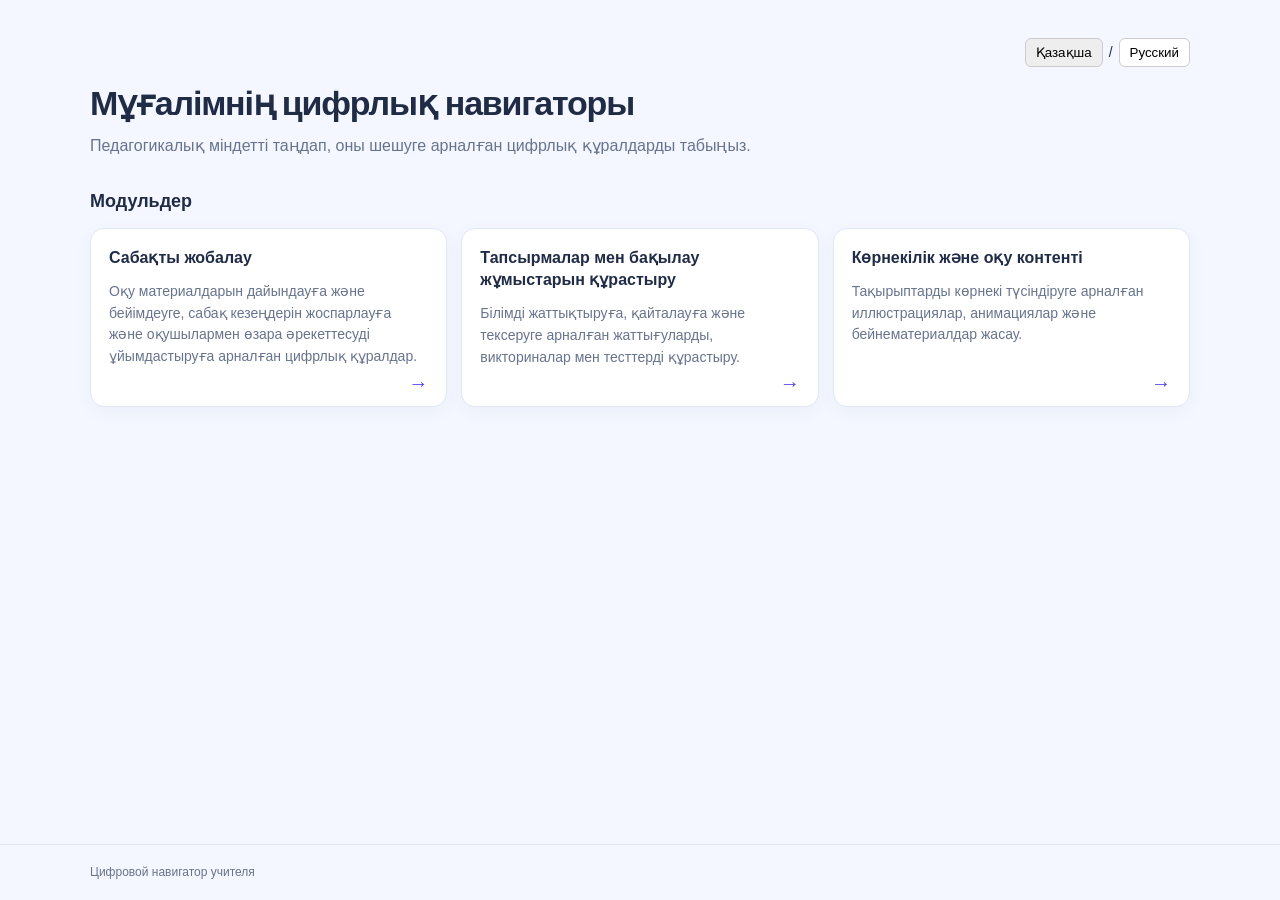
<file: index.html>
<!doctype html>
<html lang="ru">
<head>
  <meta charset="utf-8">
  <meta name="viewport" content="width=device-width, initial-scale=1">
  <meta name="theme-color" content="#ffffff">
  <meta name="description" content="Цифровой навигатор учителя — справочник цифровых инструментов для решения педагогических задач.">
  <title>Цифровой навигатор учителя</title>
  <link rel="stylesheet" href="css/styles.css">
  <script defer src="data/modules.js"></script>
  <script defer src="data/tools.js"></script>
  <script defer src="data/examples.js"></script>
  <script defer src="js/app.js"></script>
</head>
<body>
  <a class="skip-link" href="#main">Перейти к содержанию</a>


  <main id="main" class="page-container">
    <div id="app" aria-live="polite">
      <p class="loading-message">Загрузка содержимого…</p>
    </div>
  </main>

  <footer class="site-footer">
    <div class="footer-inner">Цифровой навигатор учителя</div>
  </footer>
</body>
</html>
</file>
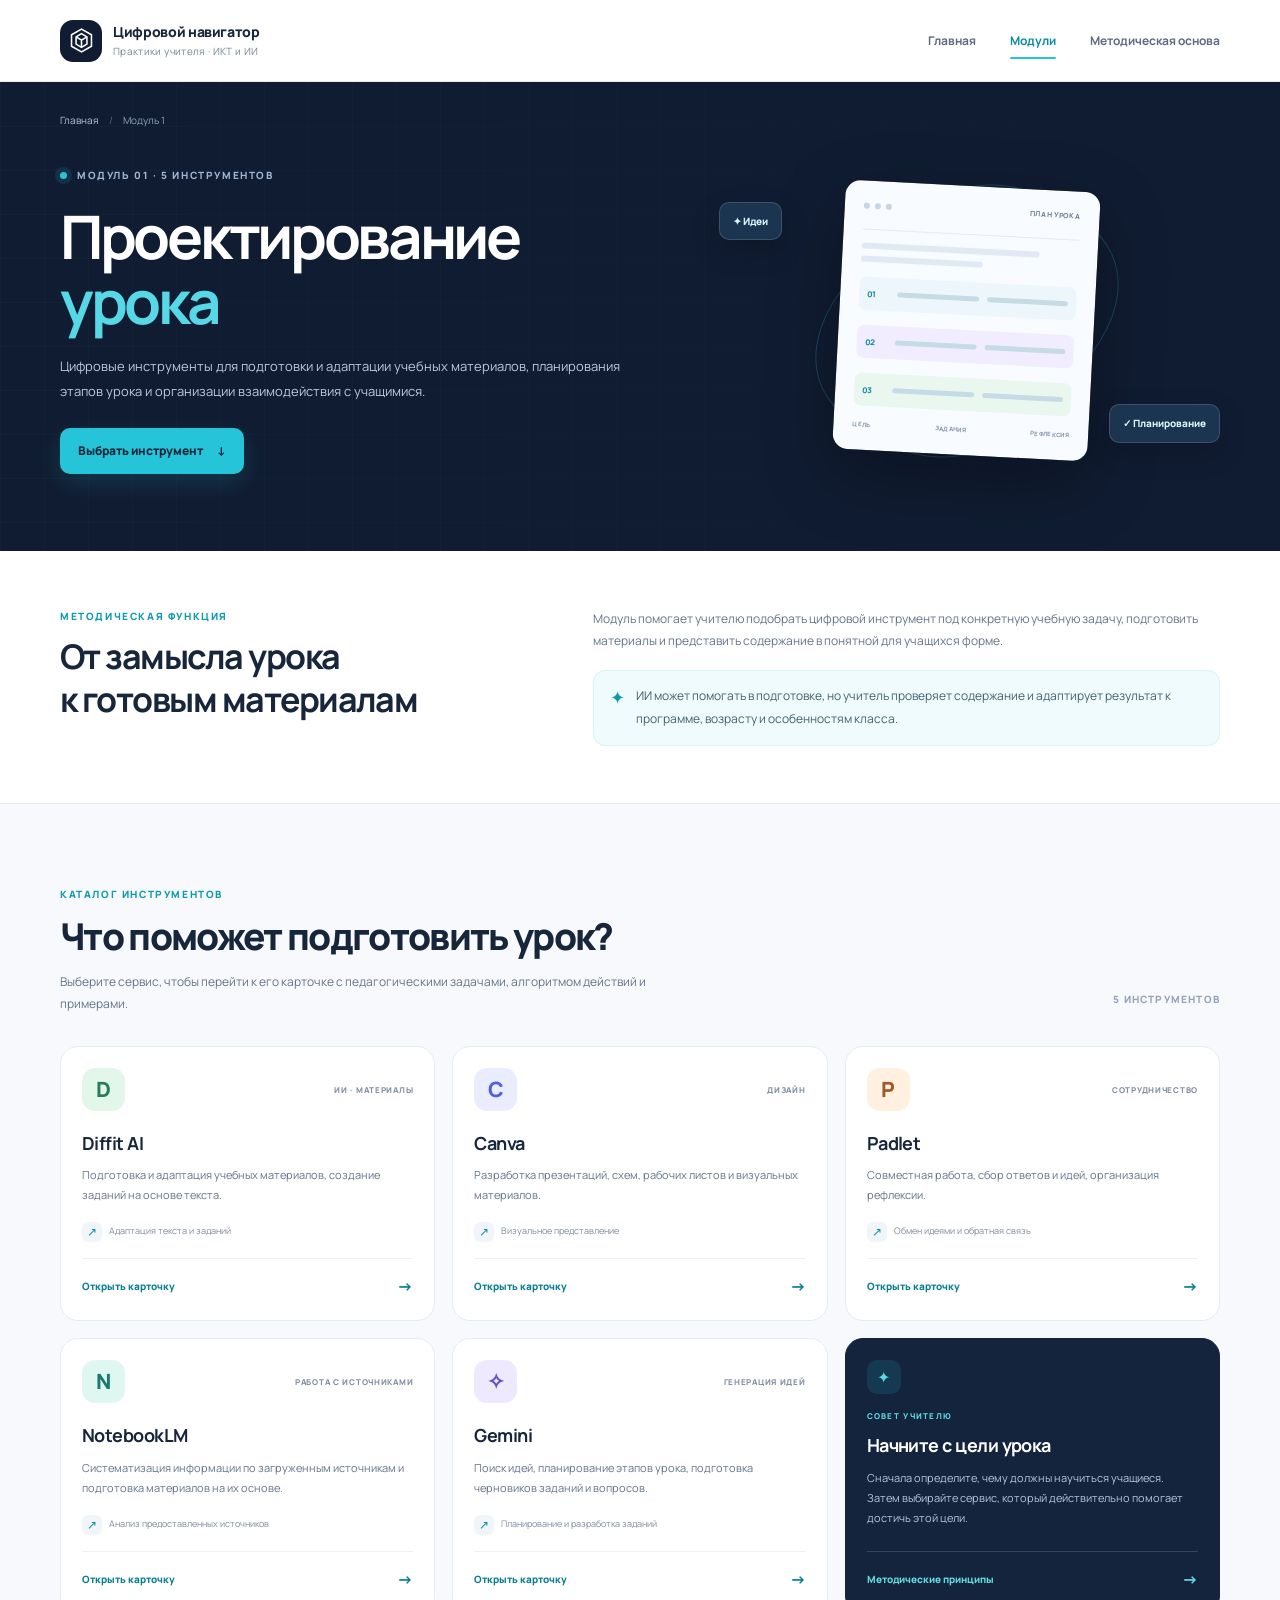
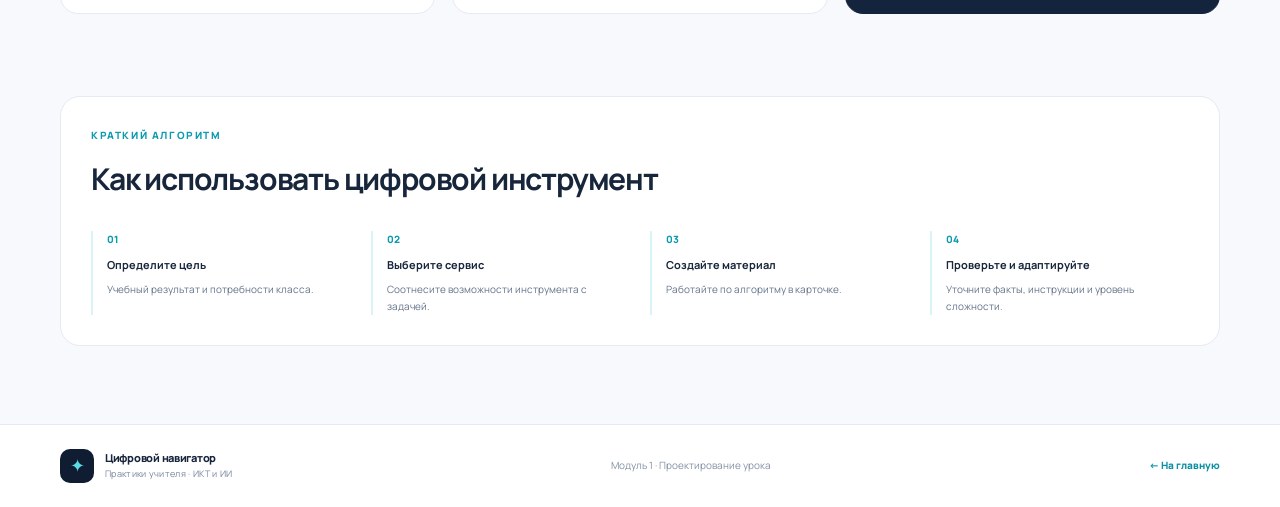
<file: modules/lesson-design.html>
<!DOCTYPE html>
<html lang="ru">
<head>
  <meta charset="UTF-8">
  <meta name="viewport" content="width=device-width, initial-scale=1.0">
  <meta name="description" content="Модуль «Проектирование урока» — цифровые инструменты для подготовки учебных материалов и планирования урока.">
  <title>Проектирование урока — Цифровой навигатор учителя</title>
  <link rel="preconnect" href="https://fonts.googleapis.com">
  <link rel="preconnect" href="https://fonts.gstatic.com" crossorigin>
  <link href="https://fonts.googleapis.com/css2?family=Manrope:wght@400;500;600;700;800&display=swap" rel="stylesheet">
  <link rel="stylesheet" href="../assets/css/style.css">
  <link rel="stylesheet" href="../assets/css/module.css">
</head>
<body>
  <header class="site-header">
    <div class="container nav-wrap">
      <a class="brand" href="../index.html" aria-label="Цифровой навигатор — главная">
        <span class="brand-mark" aria-hidden="true">
          <svg viewBox="0 0 32 32" fill="none"><path d="M16 3.5 27 9.7v12.6L16 28.5 5 22.3V9.7L16 3.5Z" stroke="currentColor" stroke-width="1.7"/><path d="m10 12 6-3.5 6 3.5v8l-6 3.5-6-3.5v-8Z" stroke="currentColor" stroke-width="1.7"/><path d="m10.5 12.3 5.5 3.2 5.5-3.2M16 15.5v7.6" stroke="currentColor" stroke-width="1.7"/></svg>
        </span>
        <span class="brand-copy"><strong>Цифровой навигатор</strong><small>Практики учителя · ИКТ и ИИ</small></span>
      </a>
      <button class="menu-toggle" type="button" aria-label="Открыть меню" aria-expanded="false"><span></span><span></span><span></span></button>
      <nav class="main-nav" aria-label="Главная навигация">
        <a href="../index.html">Главная</a>
        <a class="active" href="lesson-design.html">Модули</a>
        <a href="../methodology.html">Методическая основа</a>
      </nav>
    </div>
  </header>

  <main>
    <section class="module-hero">
      <div class="container">
        <div class="breadcrumbs"><a href="../index.html">Главная</a><span>/</span><span>Модуль 1</span></div>
        <div class="module-hero-layout">
          <div class="module-hero-copy">
            <div class="eyebrow"><span class="eyebrow-dot"></span> МОДУЛЬ 01 · 5 ИНСТРУМЕНТОВ</div>
            <h1>Проектирование<br><span>урока</span></h1>
            <p>Цифровые инструменты для подготовки и адаптации учебных материалов, планирования этапов урока и организации взаимодействия с учащимися.</p>
            <a class="button button-primary" href="#tools">Выбрать инструмент <span aria-hidden="true">↓</span></a>
          </div>
          <div class="module-visual" aria-hidden="true">
            <div class="visual-orbit visual-orbit-a"></div><div class="visual-orbit visual-orbit-b"></div>
            <div class="visual-sheet">
              <div class="sheet-top"><span></span><span></span><span></span><b>ПЛАН УРОКА</b></div>
              <div class="sheet-line sheet-line-long"></div><div class="sheet-line sheet-line-mid"></div>
              <div class="sheet-block"><span>01</span><i></i><i></i></div>
              <div class="sheet-block"><span>02</span><i></i><i></i></div>
              <div class="sheet-block"><span>03</span><i></i><i></i></div>
              <div class="sheet-footer"><span>ЦЕЛЬ</span><span>ЗАДАНИЯ</span><span>РЕФЛЕКСИЯ</span></div>
            </div>
            <div class="visual-chip chip-one">✦ Идеи</div>
            <div class="visual-chip chip-two">✓ Планирование</div>
          </div>
        </div>
      </div>
    </section>

    <section class="module-intro-section">
      <div class="container module-intro-grid">
        <div>
          <div class="section-kicker">МЕТОДИЧЕСКАЯ ФУНКЦИЯ</div>
          <h2>От замысла урока<br>к готовым материалам</h2>
        </div>
        <div class="intro-text">
          <p>Модуль помогает учителю подобрать цифровой инструмент под конкретную учебную задачу, подготовить материалы и представить содержание в понятной для учащихся форме.</p>
          <p class="teacher-note"><span>✦</span> ИИ может помогать в подготовке, но учитель проверяет содержание и адаптирует результат к программе, возрасту и особенностям класса.</p>
        </div>
      </div>
    </section>

    <section class="section tool-section" id="tools">
      <div class="container">
        <div class="section-heading">
          <div>
            <div class="section-kicker">КАТАЛОГ ИНСТРУМЕНТОВ</div>
            <h2>Что поможет подготовить урок?</h2>
            <p>Выберите сервис, чтобы перейти к его карточке с педагогическими задачами, алгоритмом действий и примерами.</p>
          </div>
          <span class="heading-index">5 ИНСТРУМЕНТОВ</span>
        </div>

        <div class="tool-grid">
          <article class="tool-card">
            <div class="tool-card-top"><div class="tool-logo logo-diffit">D</div><span class="tool-category">ИИ · МАТЕРИАЛЫ</span></div>
            <h3>Diffit AI</h3>
            <p>Подготовка и адаптация учебных материалов, создание заданий на основе текста.</p>
            <div class="tool-meta"><span class="tool-meta-icon">↗</span><span>Адаптация текста и заданий</span></div>
            <a class="tool-link" href="../tools/diffit.html">Открыть карточку <span>→</span></a>
          </article>
          <article class="tool-card">
            <div class="tool-card-top"><div class="tool-logo logo-canva">C</div><span class="tool-category">ДИЗАЙН</span></div>
            <h3>Canva</h3>
            <p>Разработка презентаций, схем, рабочих листов и визуальных материалов.</p>
            <div class="tool-meta"><span class="tool-meta-icon">↗</span><span>Визуальное представление</span></div>
            <a class="tool-link" href="../tools/canva.html">Открыть карточку <span>→</span></a>
          </article>
          <article class="tool-card">
            <div class="tool-card-top"><div class="tool-logo logo-padlet">P</div><span class="tool-category">СОТРУДНИЧЕСТВО</span></div>
            <h3>Padlet</h3>
            <p>Совместная работа, сбор ответов и идей, организация рефлексии.</p>
            <div class="tool-meta"><span class="tool-meta-icon">↗</span><span>Обмен идеями и обратная связь</span></div>
            <a class="tool-link" href="../tools/padlet.html">Открыть карточку <span>→</span></a>
          </article>
          <article class="tool-card">
            <div class="tool-card-top"><div class="tool-logo logo-notebook">N</div><span class="tool-category">РАБОТА С ИСТОЧНИКАМИ</span></div>
            <h3>NotebookLM</h3>
            <p>Систематизация информации по загруженным источникам и подготовка материалов на их основе.</p>
            <div class="tool-meta"><span class="tool-meta-icon">↗</span><span>Анализ предоставленных источников</span></div>
            <a class="tool-link" href="../tools/notebooklm.html">Открыть карточку <span>→</span></a>
          </article>
          <article class="tool-card">
            <div class="tool-card-top"><div class="tool-logo logo-gemini">✧</div><span class="tool-category">ГЕНЕРАЦИЯ ИДЕЙ</span></div>
            <h3>Gemini</h3>
            <p>Поиск идей, планирование этапов урока, подготовка черновиков заданий и вопросов.</p>
            <div class="tool-meta"><span class="tool-meta-icon">↗</span><span>Планирование и разработка заданий</span></div>
            <a class="tool-link" href="../tools/gemini.html">Открыть карточку <span>→</span></a>
          </article>
          <article class="tool-card tool-card-tip">
            <div class="tip-icon">✦</div>
            <div class="section-kicker">СОВЕТ УЧИТЕЛЮ</div>
            <h3>Начните с цели урока</h3>
            <p>Сначала определите, чему должны научиться учащиеся. Затем выбирайте сервис, который действительно помогает достичь этой цели.</p>
            <a class="tool-link" href="../methodology.html">Методические принципы <span>→</span></a>
          </article>
        </div>
      </div>
    </section>

    <section class="module-process-section">
      <div class="container process-panel">
        <div class="section-kicker">КРАТКИЙ АЛГОРИТМ</div>
        <h2>Как использовать цифровой инструмент</h2>
        <div class="process-steps">
          <div class="process-step"><span>01</span><b>Определите цель</b><p>Учебный результат и потребности класса.</p></div>
          <div class="process-step"><span>02</span><b>Выберите сервис</b><p>Соотнесите возможности инструмента с задачей.</p></div>
          <div class="process-step"><span>03</span><b>Создайте материал</b><p>Работайте по алгоритму в карточке.</p></div>
          <div class="process-step"><span>04</span><b>Проверьте и адаптируйте</b><p>Уточните факты, инструкции и уровень сложности.</p></div>
        </div>
      </div>
    </section>
  </main>

  <footer class="site-footer">
    <div class="container footer-inner">
      <a class="brand brand-footer" href="../index.html"><span class="brand-mark" aria-hidden="true">✦</span><span class="brand-copy"><strong>Цифровой навигатор</strong><small>Практики учителя · ИКТ и ИИ</small></span></a>
      <p>Модуль 1 · Проектирование урока</p>
      <a class="back-home" href="../index.html">← На главную</a>
    </div>
  </footer>
  <script src="../assets/js/main.js"></script>
</body>
</html>
</file>
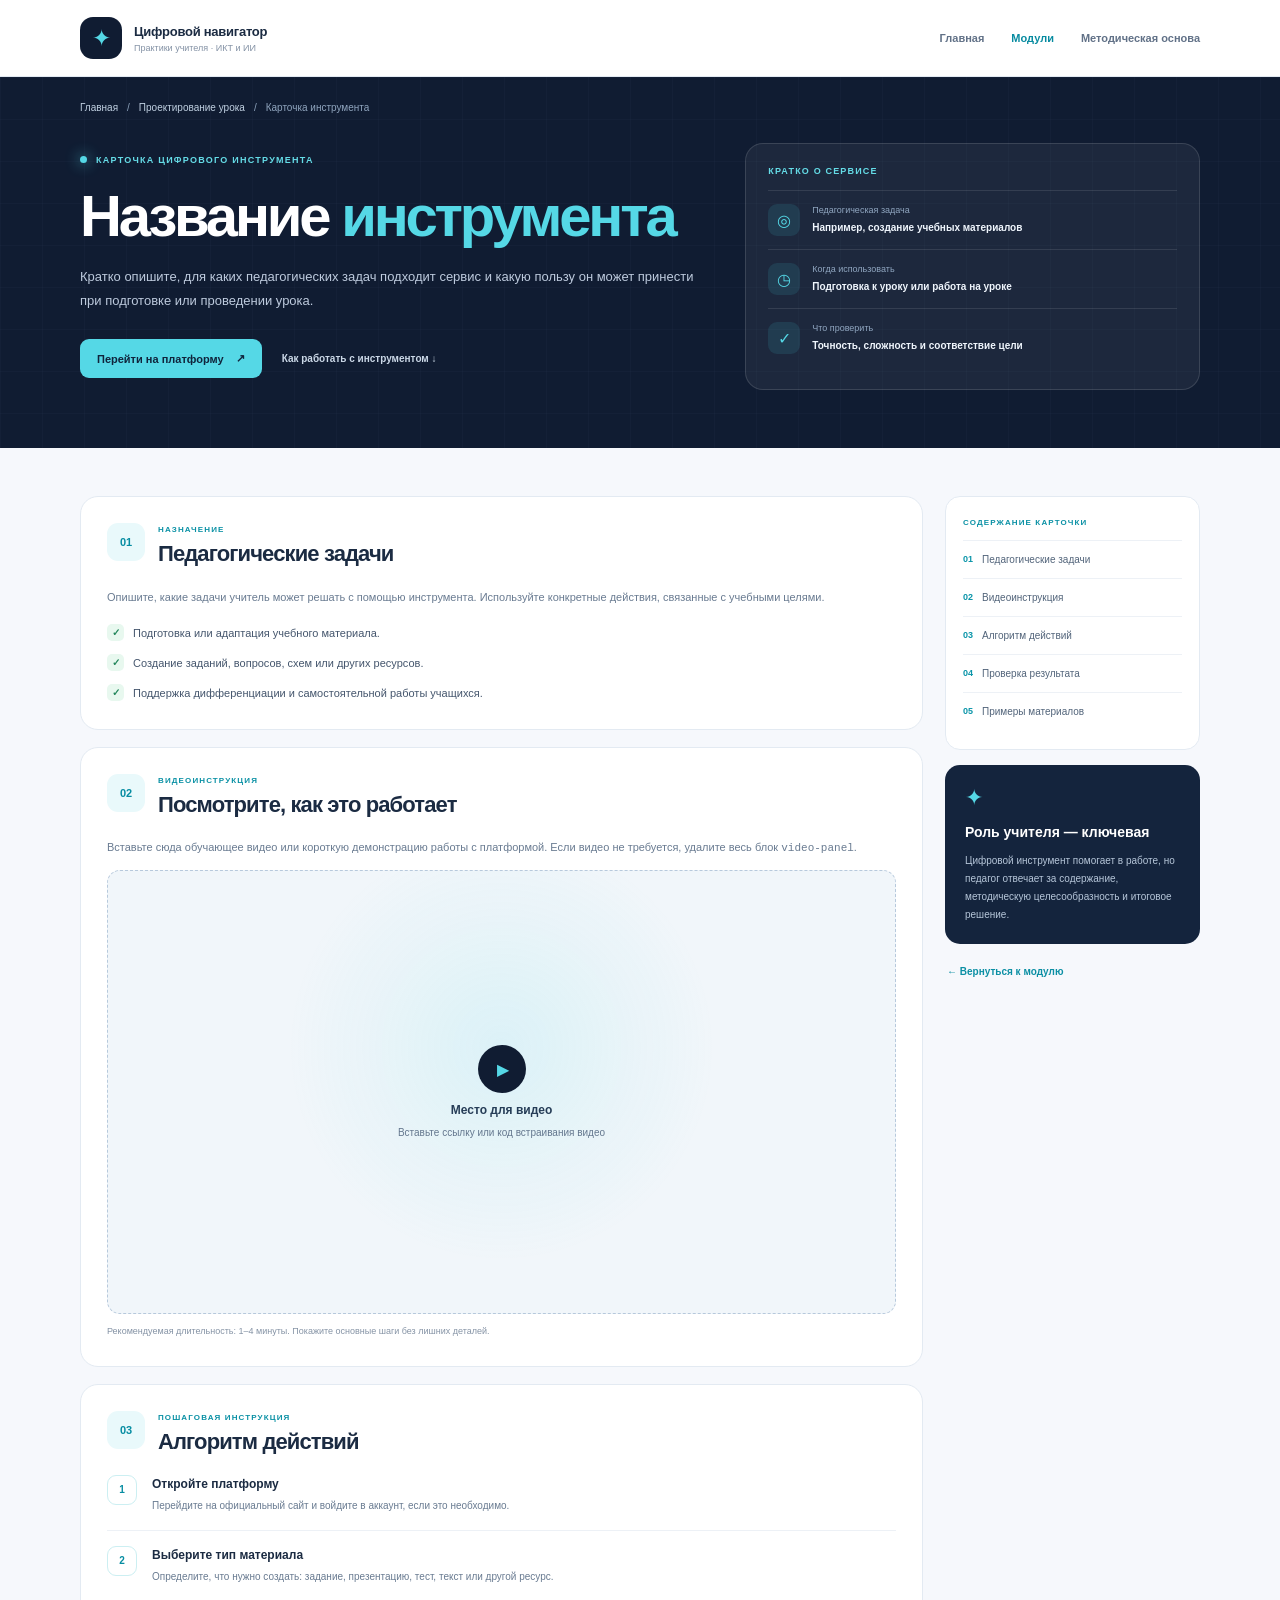
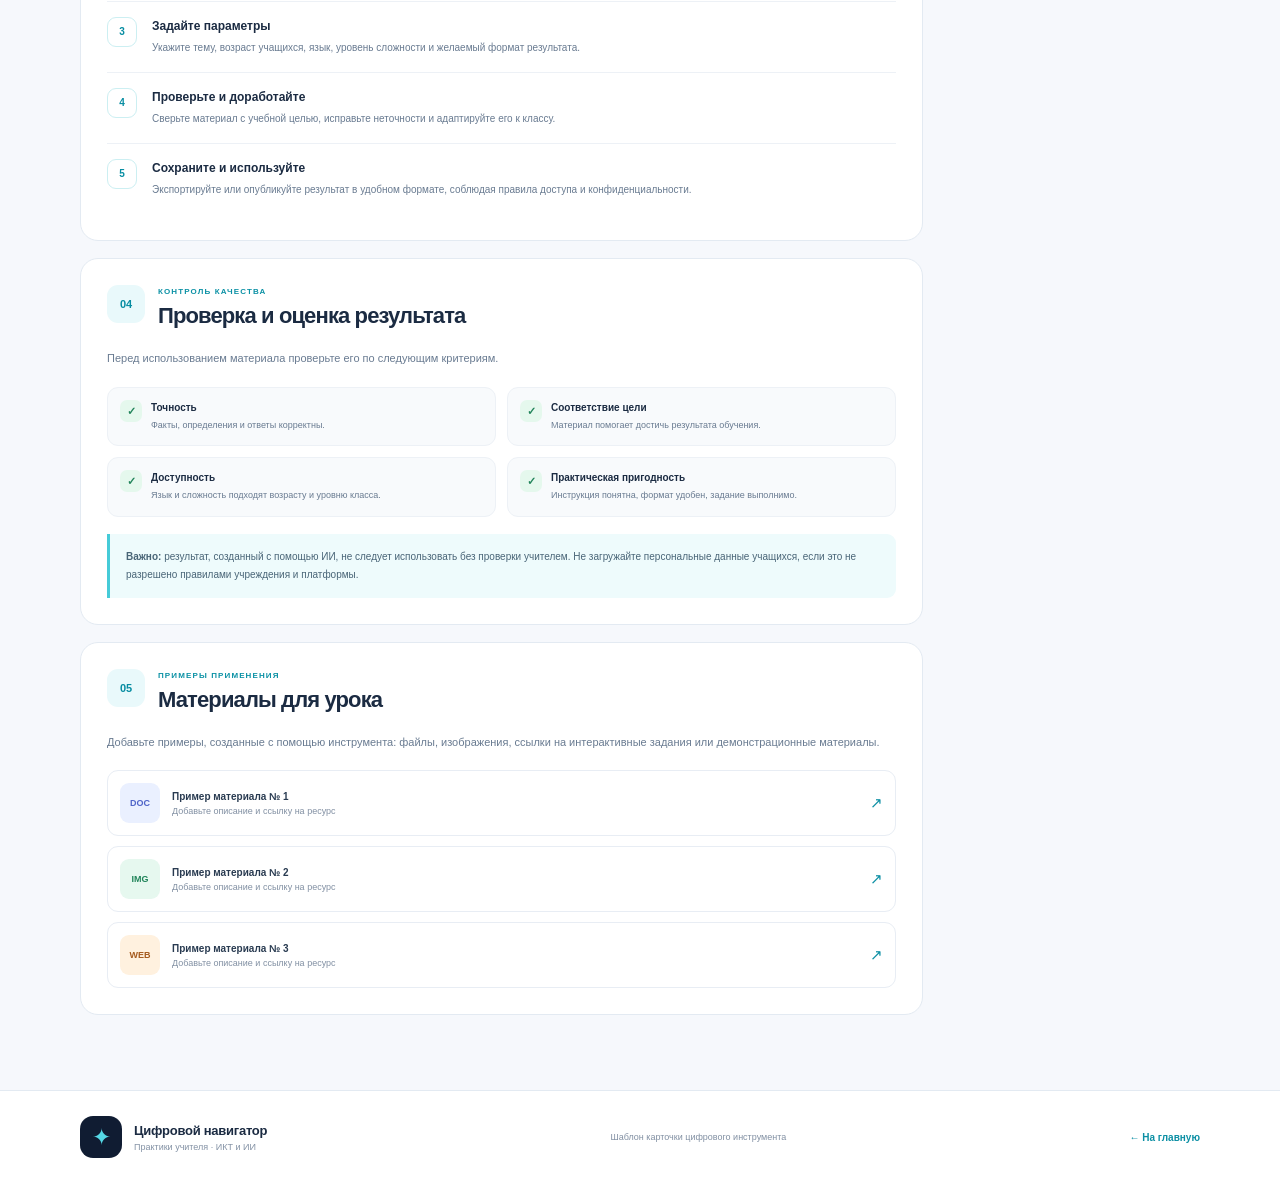
<file: tools/diffit.html>
<!DOCTYPE html>
<html lang="ru">
<head>
  <meta charset="UTF-8">
  <meta name="viewport" content="width=device-width, initial-scale=1.0">
  <meta name="description" content="Карточка цифрового инструмента для учителя">
  <title>Название инструмента — Цифровой навигатор учителя</title>
  <style>
    :root {
      --navy: #101c32;
      --navy-soft: #172943;
      --cyan: #55d8e6;
      --ink: #1b2b42;
      --muted: #697b91;
      --line: #e3eaf2;
      --paper: #f6f8fc;
      --white: #fff;
      --radius: 18px;
    }
    * { box-sizing: border-box; }
    html { scroll-behavior: smooth; }
    body { margin: 0; font-family: Inter, "Segoe UI", Arial, sans-serif; color: var(--ink); background: var(--paper); }
    a { color: inherit; text-decoration: none; }
    .container { width: min(1120px, calc(100% - 40px)); margin: 0 auto; }
    .site-header { position: relative; z-index: 5; background: #fff; border-bottom: 1px solid var(--line); }
    .nav-wrap { min-height: 76px; display: flex; align-items: center; justify-content: space-between; gap: 24px; }
    .brand { display: flex; align-items: center; gap: 12px; }
    .brand-mark { width: 42px; height: 42px; display: grid; place-items: center; color: var(--cyan); background: var(--navy); border-radius: 13px; font-size: 23px; }
    .brand-copy strong { display: block; font-size: 13px; letter-spacing: -.02em; }
    .brand-copy small { display: block; margin-top: 4px; color: #8492a5; font-size: 9px; }
    .main-nav { display: flex; align-items: center; gap: 27px; color: #617187; font-size: 11px; font-weight: 700; }
    .main-nav a:hover, .main-nav .active { color: #078ba0; }
    .hero { position: relative; overflow: hidden; padding: 25px 0 58px; color: #fff; background: var(--navy); }
    .hero::before { content: ""; position: absolute; inset: 0; opacity: .12; background-image: linear-gradient(rgba(157,188,226,.24) 1px, transparent 1px), linear-gradient(90deg, rgba(157,188,226,.24) 1px, transparent 1px); background-size: 42px 42px; }
    .breadcrumbs { position: relative; z-index: 1; display: flex; flex-wrap: wrap; gap: 9px; margin-bottom: 30px; color: #8fa4bd; font-size: 10px; }
    .breadcrumbs a { color: #c0d0e1; }
    .hero-layout { position: relative; z-index: 1; display: grid; grid-template-columns: 1.15fr .85fr; gap: 50px; align-items: center; }
    .eyebrow, .section-kicker { font-size: 9px; font-weight: 800; letter-spacing: .14em; }
    .eyebrow { color: #65dce7; }
    .eyebrow::before { content: ""; display: inline-block; width: 7px; height: 7px; margin-right: 9px; border-radius: 50%; background: var(--cyan); box-shadow: 0 0 14px #55d8e6; }
    h1 { margin: 20px 0 17px; max-width: 700px; font-size: clamp(38px, 5vw, 58px); line-height: 1.08; letter-spacing: -.055em; }
    h1 span { color: var(--cyan); }
    .lead { max-width: 640px; color: #bdcadd; font-size: 13px; line-height: 1.9; }
    .hero-actions { display: flex; flex-wrap: wrap; align-items: center; gap: 20px; margin-top: 25px; }
    .button { display: inline-flex; align-items: center; justify-content: center; gap: 12px; padding: 13px 17px; border-radius: 9px; font-size: 11px; font-weight: 800; }
    .button-primary { background: var(--cyan); color: #10243c; }
    .button-primary:hover { background: #80e7ee; }
    .text-link { color: #cbd8e7; font-size: 10px; font-weight: 700; }
    .summary-card { padding: 22px; background: rgba(255,255,255,.055); border: 1px solid rgba(255,255,255,.13); border-radius: var(--radius); }
    .summary-title { margin-bottom: 14px; color: #65dce7; font-size: 9px; font-weight: 800; letter-spacing: .13em; }
    .summary-row { display: flex; align-items: flex-start; gap: 12px; padding: 13px 0; border-top: 1px solid rgba(255,255,255,.1); }
    .summary-icon { flex: 0 0 32px; height: 32px; display: grid; place-items: center; border-radius: 9px; color: var(--cyan); background: rgba(66,209,224,.12); font-size: 16px; }
    .summary-row small { display: block; margin: 1px 0 5px; color: #91a7c1; font-size: 9px; }
    .summary-row strong { display: block; color: #f0f6fd; font-size: 10px; line-height: 1.6; }
    .content-section { padding: 48px 0 75px; }
    .content-layout { display: grid; grid-template-columns: minmax(0, 1fr) 255px; gap: 22px; align-items: start; }
    .main-column { display: grid; gap: 17px; min-width: 0; }
    .panel { padding: 26px; background: #fff; border: 1px solid var(--line); border-radius: var(--radius); scroll-margin-top: 20px; }
    .panel-heading { display: flex; align-items: flex-start; gap: 13px; margin-bottom: 18px; }
    .number { flex: 0 0 38px; height: 38px; display: grid; place-items: center; border-radius: 11px; color: #078da2; background: #e9f9fb; font-size: 11px; font-weight: 800; }
    .section-kicker { margin: 2px 0 6px; color: #0b91a5; font-size: 8px; }
    h2 { margin: 0; font-size: 22px; line-height: 1.3; letter-spacing: -.04em; }
    .panel > p { color: var(--muted); font-size: 11px; line-height: 1.9; }
    .check-list { display: grid; gap: 11px; margin: 17px 0 0; padding: 0; list-style: none; }
    .check-list li { position: relative; padding-left: 26px; color: #45566d; font-size: 11px; line-height: 1.7; }
    .check-list li::before { content: "✓"; position: absolute; left: 0; top: 0; width: 17px; height: 17px; display: grid; place-items: center; border-radius: 5px; background: #e8f8ef; color: #24875c; font-size: 10px; font-weight: 800; }
    /* VIDEO BLOCK: удалить целиком section.video-panel, если видео не требуется. Остальные разделы от него не зависят. */
    .video-panel .video-placeholder { display: grid; place-items: center; width: 100%; aspect-ratio: 16 / 9; min-height: 190px; overflow: hidden; border: 1px dashed #b7c9dc; border-radius: 13px; background: radial-gradient(circle at 50% 40%, rgba(74,210,226,.13), transparent 45%), #f1f6fa; }
    .video-placeholder iframe, .video-placeholder video { display: block; width: 100%; height: 100%; min-height: 190px; border: 0; border-radius: 12px; }
    .video-placeholder-content { display: flex; flex-direction: column; align-items: center; gap: 10px; padding: 20px; text-align: center; color: #64778e; }
    .play-icon { width: 48px; height: 48px; display: grid; place-items: center; padding-left: 3px; border-radius: 50%; background: var(--navy); color: var(--cyan); font-size: 16px; }
    .video-placeholder-content strong { color: #263d57; font-size: 12px; }
    .video-placeholder-content span:last-child { font-size: 10px; }
    .video-caption { margin-bottom: 0 !important; color: #8593a5 !important; font-size: 9px !important; }
    .steps { display: grid; }
    .step { display: grid; grid-template-columns: 32px 1fr; gap: 13px; padding: 15px 0; border-top: 1px solid #edf1f6; }
    .step:first-child { padding-top: 0; border-top: 0; }
    .step-num { width: 30px; height: 30px; display: grid; place-items: center; border: 1px solid #cceff2; border-radius: 9px; color: #078da2; font-size: 10px; font-weight: 800; }
    .step h3 { margin: 2px 0 6px; font-size: 12px; }
    .step p { margin: 0; color: var(--muted); font-size: 10px; line-height: 1.8; }
    .criteria { display: grid; grid-template-columns: 1fr 1fr; gap: 11px; margin-top: 18px; }
    .criterion { display: flex; align-items: flex-start; gap: 9px; padding: 12px; border: 1px solid #edf1f6; border-radius: 11px; background: #f8fafc; }
    .criterion > span { flex: 0 0 22px; height: 22px; display: grid; place-items: center; border-radius: 7px; background: #e5f8ed; color: #21845a; font-size: 11px; font-weight: 800; }
    .criterion strong { display: block; margin: 2px 0 5px; font-size: 10px; }
    .criterion p { margin: 0; color: var(--muted); font-size: 9px; line-height: 1.7; }
    .notice { margin-top: 17px; padding: 14px 16px; border-left: 3px solid #46cbd8; border-radius: 0 9px 9px 0; background: #eefbfc; color: #496577; font-size: 10px; line-height: 1.8; }
    .examples { display: grid; gap: 10px; margin-top: 17px; }
    .example { display: flex; align-items: center; gap: 12px; padding: 12px; border: 1px solid #e8edf4; border-radius: 11px; transition: border-color .2s, background .2s; }
    .example:hover { border-color: #b6e5eb; background: #fbfeff; }
    .file-type { flex: 0 0 40px; height: 40px; display: grid; place-items: center; border-radius: 9px; background: #eaf0ff; color: #5065c9; font-size: 9px; font-weight: 800; }
    .file-type.image { background: #e6f8ef; color: #21845a; }
    .file-type.web { background: #fff1df; color: #a65c20; }
    .example-copy { flex: 1; min-width: 0; }
    .example-copy strong { display: block; margin-bottom: 4px; color: #293b51; font-size: 10px; }
    .example-copy small { display: block; color: #8290a3; font-size: 9px; }
    .example-arrow { color: #0b8fa4; font-size: 15px; }
    .sidebar { position: sticky; top: 20px; display: grid; gap: 15px; }
    .side-card { padding: 19px 17px; background: #fff; border: 1px solid var(--line); border-radius: 15px; }
    .side-card .section-kicker { margin-bottom: 13px; }
    .side-card a { display: flex; align-items: center; gap: 9px; padding: 11px 0; border-top: 1px solid #edf1f6; color: #52647a; font-size: 10px; line-height: 1.5; }
    .side-card a span { color: #0b95a9; font-size: 9px; font-weight: 800; }
    .side-card a:hover { color: #078da2; }
    .reminder { padding: 20px; border-radius: 15px; background: #14243d; color: #fff; }
    .reminder .spark { display: block; margin-bottom: 12px; color: var(--cyan); font-size: 22px; }
    .reminder h3 { margin: 0 0 9px; font-size: 14px; line-height: 1.4; }
    .reminder p { margin: 0; color: #b6c6d9; font-size: 10px; line-height: 1.8; }
    .back-link { color: #0b8fa4; font-size: 10px; font-weight: 800; padding: 7px 2px; }
    .footer { padding: 25px 0; background: #fff; border-top: 1px solid var(--line); }
    .footer-inner { display: flex; align-items: center; justify-content: space-between; gap: 20px; }
    .footer p { color: #8290a3; font-size: 9px; }
    .footer-home { color: #0b8fa4; font-size: 10px; font-weight: 800; }
    @media (max-width: 850px) {
      .hero-layout { grid-template-columns: 1fr .8fr; gap: 25px; }
      .content-layout { grid-template-columns: minmax(0, 1fr) 220px; gap: 15px; }
      .panel { padding: 22px; }
      .main-nav { gap: 15px; }
    }
    @media (max-width: 680px) {
      .container { width: min(100% - 30px, 560px); }
      .nav-wrap { min-height: 68px; }
      .main-nav { gap: 12px; font-size: 10px; }
      .main-nav a:last-child { display: none; }
      .hero { padding-bottom: 38px; }
      .hero-layout { grid-template-columns: 1fr; gap: 25px; }
      h1 { font-size: 42px; }
      .content-section { padding: 30px 0 50px; }
      .content-layout { grid-template-columns: 1fr; }
      .sidebar { position: static; grid-row: 1; }
      .side-card { display: none; }
      .criteria { grid-template-columns: 1fr; }
      .panel { padding: 20px; }
      .footer-inner { flex-wrap: wrap; }
      .footer p { order: 3; width: 100%; margin: 0; }
    }
    @media (max-width: 430px) {
      .brand-copy strong { font-size: 11px; }
      .brand-copy small { font-size: 8px; }
      .brand-mark { width: 37px; height: 37px; }
      .main-nav { gap: 10px; }
      h1 { font-size: 36px; }
      .hero-actions { align-items: flex-start; flex-direction: column; gap: 14px; }
      .panel-heading { gap: 10px; }
      .number { flex-basis: 33px; height: 33px; }
      h2 { font-size: 19px; }
    }
  </style>
</head>
<body>
  <header class="site-header">
    <div class="container nav-wrap">
      <a class="brand" href="../index.html" aria-label="На главную">
        <span class="brand-mark" aria-hidden="true">✦</span>
        <span class="brand-copy"><strong>Цифровой навигатор</strong><small>Практики учителя · ИКТ и ИИ</small></span>
      </a>
      <nav class="main-nav" aria-label="Главная навигация">
        <a href="../index.html">Главная</a>
        <a class="active" href="../modules/lesson-design.html">Модули</a>
        <a href="../methodology.html">Методическая основа</a>
      </nav>
    </div>
  </header>

  <main>
    <section class="hero">
      <div class="container">
        <div class="breadcrumbs">
          <a href="../index.html">Главная</a><span>/</span>
          <a href="../modules/lesson-design.html">Проектирование урока</a><span>/</span>
          <span>Карточка инструмента</span>
        </div>
        <div class="hero-layout">
          <div>
            <div class="eyebrow">КАРТОЧКА ЦИФРОВОГО ИНСТРУМЕНТА</div>
            <h1>Название <span>инструмента</span></h1>
            <p class="lead">Кратко опишите, для каких педагогических задач подходит сервис и какую пользу он может принести при подготовке или проведении урока.</p>
            <div class="hero-actions">
              <!-- Замените example.com на официальный адрес выбранной платформы -->
              <a class="button button-primary" href="https://example.com" target="_blank" rel="noopener noreferrer">Перейти на платформу <span>↗</span></a>
              <a class="text-link" href="#algorithm">Как работать с инструментом ↓</a>
            </div>
          </div>
          <aside class="summary-card">
            <div class="summary-title">КРАТКО О СЕРВИСЕ</div>
            <div class="summary-row"><span class="summary-icon">◎</span><div><small>Педагогическая задача</small><strong>Например, создание учебных материалов</strong></div></div>
            <div class="summary-row"><span class="summary-icon">◷</span><div><small>Когда использовать</small><strong>Подготовка к уроку или работа на уроке</strong></div></div>
            <div class="summary-row"><span class="summary-icon">✓</span><div><small>Что проверить</small><strong>Точность, сложность и соответствие цели</strong></div></div>
          </aside>
        </div>
      </div>
    </section>

    <section class="content-section">
      <div class="container content-layout">
        <div class="main-column">
          <section class="panel" id="tasks">
            <div class="panel-heading"><span class="number">01</span><div><div class="section-kicker">НАЗНАЧЕНИЕ</div><h2>Педагогические задачи</h2></div></div>
            <p>Опишите, какие задачи учитель может решать с помощью инструмента. Используйте конкретные действия, связанные с учебными целями.</p>
            <ul class="check-list">
              <li>Подготовка или адаптация учебного материала.</li>
              <li>Создание заданий, вопросов, схем или других ресурсов.</li>
              <li>Поддержка дифференциации и самостоятельной работы учащихся.</li>
            </ul>
          </section>

          <!-- БЛОК ВИДЕО НЕ ОБЯЗАТЕЛЕН.
               Если видео не нужно, удалите целиком следующий section
               от <section class="panel video-panel" до соответствующего </section>.
               Остальные разделы страницы продолжат работать без изменений. -->
          <section class="panel video-panel" id="video">
            <div class="panel-heading"><span class="number">02</span><div><div class="section-kicker">ВИДЕОИНСТРУКЦИЯ</div><h2>Посмотрите, как это работает</h2></div></div>
            <p>Вставьте сюда обучающее видео или короткую демонстрацию работы с платформой. Если видео не требуется, удалите весь блок <code>video-panel</code>.</p>
            <div class="video-placeholder">
              <!-- Замените заглушку на iframe с видео, например:
              <iframe src="https://www.youtube.com/embed/VIDEO_ID"
                title="Видеоинструкция" allow="accelerometer; autoplay; clipboard-write; encrypted-media; gyroscope; picture-in-picture; web-share"
                allowfullscreen></iframe>
              -->
              <div class="video-placeholder-content">
                <span class="play-icon" aria-hidden="true">▶</span>
                <strong>Место для видео</strong>
                <span>Вставьте ссылку или код встраивания видео</span>
              </div>
            </div>
            <p class="video-caption">Рекомендуемая длительность: 1–4 минуты. Покажите основные шаги без лишних деталей.</p>
          </section>

          <section class="panel" id="algorithm">
            <div class="panel-heading"><span class="number">03</span><div><div class="section-kicker">ПОШАГОВАЯ ИНСТРУКЦИЯ</div><h2>Алгоритм действий</h2></div></div>
            <div class="steps">
              <div class="step"><span class="step-num">1</span><div><h3>Откройте платформу</h3><p>Перейдите на официальный сайт и войдите в аккаунт, если это необходимо.</p></div></div>
              <div class="step"><span class="step-num">2</span><div><h3>Выберите тип материала</h3><p>Определите, что нужно создать: задание, презентацию, тест, текст или другой ресурс.</p></div></div>
              <div class="step"><span class="step-num">3</span><div><h3>Задайте параметры</h3><p>Укажите тему, возраст учащихся, язык, уровень сложности и желаемый формат результата.</p></div></div>
              <div class="step"><span class="step-num">4</span><div><h3>Проверьте и доработайте</h3><p>Сверьте материал с учебной целью, исправьте неточности и адаптируйте его к классу.</p></div></div>
              <div class="step"><span class="step-num">5</span><div><h3>Сохраните и используйте</h3><p>Экспортируйте или опубликуйте результат в удобном формате, соблюдая правила доступа и конфиденциальности.</p></div></div>
            </div>
          </section>

          <section class="panel" id="assessment">
            <div class="panel-heading"><span class="number">04</span><div><div class="section-kicker">КОНТРОЛЬ КАЧЕСТВА</div><h2>Проверка и оценка результата</h2></div></div>
            <p>Перед использованием материала проверьте его по следующим критериям.</p>
            <div class="criteria">
              <div class="criterion"><span>✓</span><div><strong>Точность</strong><p>Факты, определения и ответы корректны.</p></div></div>
              <div class="criterion"><span>✓</span><div><strong>Соответствие цели</strong><p>Материал помогает достичь результата обучения.</p></div></div>
              <div class="criterion"><span>✓</span><div><strong>Доступность</strong><p>Язык и сложность подходят возрасту и уровню класса.</p></div></div>
              <div class="criterion"><span>✓</span><div><strong>Практическая пригодность</strong><p>Инструкция понятна, формат удобен, задание выполнимо.</p></div></div>
            </div>
            <div class="notice"><strong>Важно:</strong> результат, созданный с помощью ИИ, не следует использовать без проверки учителем. Не загружайте персональные данные учащихся, если это не разрешено правилами учреждения и платформы.</div>
          </section>

          <section class="panel" id="examples">
            <div class="panel-heading"><span class="number">05</span><div><div class="section-kicker">ПРИМЕРЫ ПРИМЕНЕНИЯ</div><h2>Материалы для урока</h2></div></div>
            <p>Добавьте примеры, созданные с помощью инструмента: файлы, изображения, ссылки на интерактивные задания или демонстрационные материалы.</p>
            <div class="examples">
              <!-- Замените # реальными ссылками на материалы -->
              <a class="example" href="#">
                <span class="file-type">DOC</span><span class="example-copy"><strong>Пример материала № 1</strong><small>Добавьте описание и ссылку на ресурс</small></span><span class="example-arrow">↗</span>
              </a>
              <a class="example" href="#">
                <span class="file-type image">IMG</span><span class="example-copy"><strong>Пример материала № 2</strong><small>Добавьте описание и ссылку на ресурс</small></span><span class="example-arrow">↗</span>
              </a>
              <a class="example" href="#">
                <span class="file-type web">WEB</span><span class="example-copy"><strong>Пример материала № 3</strong><small>Добавьте описание и ссылку на ресурс</small></span><span class="example-arrow">↗</span>
              </a>
            </div>
          </section>
        </div>

        <aside class="sidebar">
          <nav class="side-card" aria-label="Содержание карточки">
            <div class="section-kicker">СОДЕРЖАНИЕ КАРТОЧКИ</div>
            <a href="#tasks"><span>01</span> Педагогические задачи</a>
            <a href="#video"><span>02</span> Видеоинструкция</a>
            <a href="#algorithm"><span>03</span> Алгоритм действий</a>
            <a href="#assessment"><span>04</span> Проверка результата</a>
            <a href="#examples"><span>05</span> Примеры материалов</a>
          </nav>
          <div class="reminder">
            <span class="spark">✦</span>
            <h3>Роль учителя — ключевая</h3>
            <p>Цифровой инструмент помогает в работе, но педагог отвечает за содержание, методическую целесообразность и итоговое решение.</p>
          </div>
          <a class="back-link" href="../modules/lesson-design.html">← Вернуться к модулю</a>
        </aside>
      </div>
    </section>
  </main>

  <footer class="footer">
    <div class="container footer-inner">
      <a class="brand" href="../index.html"><span class="brand-mark" aria-hidden="true">✦</span><span class="brand-copy"><strong>Цифровой навигатор</strong><small>Практики учителя · ИКТ и ИИ</small></span></a>
      <p>Шаблон карточки цифрового инструмента</p>
      <a class="footer-home" href="../index.html">← На главную</a>
    </div>
  </footer>
</body>
</html>
</file>
<file: css/styles.css>
:root {
  color-scheme: light;
  --page-bg: #f4f7ff;
  --text: #202b46;
  --muted: #68748d;
  --accent: #4f46e5;
  --accent-hover: #3730a3;
  --border: #e1e7f5;
  --border-strong: #c8d2ea;
  --surface-subtle: #eef2ff;
  --focus: #8b9cff;
  --radius: 14px;
  --content-width: 1100px;
}

* { box-sizing: border-box; }

html { min-width: 320px; background: var(--page-bg); scroll-behavior: auto; }

body {
  min-width: 320px;
  min-height: 100vh;
  margin: 0;
  display: flex;
  flex-direction: column;
  color: var(--text);
  background: var(--page-bg);
  font-family: -apple-system, BlinkMacSystemFont, "Segoe UI", Roboto, Arial, sans-serif;
  font-size: 16px;
  line-height: 1.55;
  -webkit-font-smoothing: antialiased;
}

a { color: var(--accent); text-underline-offset: 3px; }
a:hover { color: var(--accent-hover); }
a:focus-visible, button:focus-visible {
  outline: 3px solid var(--focus);
  outline-offset: 3px;
}

.skip-link {
  position: absolute;
  z-index: 10;
  top: 8px;
  left: 8px;
  padding: 8px 12px;
  transform: translateY(-150%);
  border-radius: 6px;
  background: var(--text);
  color: #fff;
}
.skip-link:focus { transform: translateY(0); color: #fff; }

.site-header { border-bottom: 1px solid var(--border); background: rgba(255, 255, 255, .92); box-shadow: 0 3px 18px rgba(47, 65, 120, .04); }
.header-inner {
  width: min(var(--content-width), calc(100% - 48px));
  min-height: 68px;
  margin: 0 auto;
  display: flex;
  align-items: center;
  justify-content: space-between;
  gap: 20px;
}
.site-name {
  display: inline-flex;
  align-items: center;
  gap: 11px;
  color: var(--text);
  font-weight: 650;
  text-decoration: none;
  letter-spacing: -0.015em;
}
.site-name:hover { color: var(--text); }
.site-mark {
  display: inline-grid;
  width: 30px;
  height: 30px;
  place-items: center;
  border: 0;
  border-radius: 10px;
  background: linear-gradient(135deg, #e0e7ff, #dbeafe);
  color: var(--accent);
  font-size: 14px;
  font-weight: 700;
}
.header-home { font-size: 14px; text-decoration: none; }

.page-container {
  width: min(var(--content-width), calc(100% - 48px));
  margin: 0 auto;
  padding: 38px 0 64px;
  flex: 1 0 auto;
}
.page-heading { margin: 0 0 10px; font-size: clamp(26px, 4vw, 34px); line-height: 1.22; letter-spacing: -0.035em; font-weight: 680; }
.page-description { max-width: 700px; margin: 0; color: var(--muted); font-size: 16px; }
.page-intro { margin-bottom: 30px; }
.section-heading { margin: 30px 0 14px; font-size: 18px; line-height: 1.35; font-weight: 650; }

.breadcrumbs {
  display: flex;
  flex-wrap: wrap;
  align-items: center;
  gap: 7px;
  margin: 0 0 22px;
  color: var(--muted);
  font-size: 13px;
}
.breadcrumbs a { text-decoration: none; }
.breadcrumbs a:hover { text-decoration: underline; }
.breadcrumb-separator { color: #9aa2aa; }
.breadcrumb-current { color: var(--text); overflow-wrap: anywhere; }

.card-grid {
  display: grid;
  grid-template-columns: repeat(3, minmax(0, 1fr));
  gap: 14px;
}
.card {
  position: relative;
  display: flex;
  min-width: 0;
  min-height: 126px;
  flex-direction: column;
  gap: 9px;
  padding: 18px 18px 16px;
  border: 1px solid var(--border);
  border-radius: var(--radius);
  background: #fff;
  color: inherit;
  text-decoration: none;
  box-shadow: 0 5px 18px rgba(44, 62, 120, .045);
  transition: transform 160ms ease, border-color 160ms ease, box-shadow 160ms ease, background-color 160ms ease;
}
.card:hover {
  border-color: #b9c5ff;
  background: #fff;
  box-shadow: 0 12px 28px rgba(79, 70, 229, .10);
  transform: translateY(-2px);
  color: inherit;
}
.card:focus-visible { outline: 3px solid var(--focus); outline-offset: 3px; }
.card-title { margin: 0; color: var(--text); font-size: 16px; line-height: 1.4; font-weight: 650; overflow-wrap: anywhere; }
.card-description { margin: 0; color: var(--muted); font-size: 14px; line-height: 1.5; overflow-wrap: anywhere; }
.card-arrow { align-self: flex-end; margin-top: auto; color: var(--accent); font-size: 20px; line-height: 1; }

.card-icon {
    display: grid;
    width: 44px;
    height: 44px;
    flex: 0 0 44px;
    place-items: center;
    margin-bottom: 3px;
    border-radius: 13px;
    /* background: linear-gradient(135deg, #e0e7ff 0%, #dbeafe 100%); */
    color: #4f46e5;
    justify-content: center;
    align-content: center;
}
.card-icon svg { display: block; width: 70px; height: 70px; }
.card:nth-child(4n + 2) .card-icon { background: #dcfce7; color: #15803d; }
.card:nth-child(4n + 3) .card-icon { background: #ffedd5; color: #c2410c; }
.card:nth-child(4n + 4) .card-icon { background: #f3e8ff; color: #7e22ce; }


/* ===== Карточки инструментов ===== */

.card {
  position: relative;
  display: flex;
  flex-direction: column;
  align-items: stretch;
  gap: 12px;

  min-width: 0;
  min-height: 150px;
  padding: 18px 18px 38px;

  border: 1px solid var(--border);
  border-radius: var(--radius);
  background: #fff;
  color: inherit;
  text-decoration: none;

  box-shadow: 0 5px 18px rgba(44, 62, 120, .045);
  transition:
    transform 160ms ease,
    border-color 160ms ease,
    box-shadow 160ms ease,
    background-color 160ms ease;
}

.card:hover {
  border-color: #b9c5ff;
  background: #fff;
  box-shadow: 0 12px 28px rgba(79, 70, 229, .10);
  transform: translateY(-2px);
  color: inherit;
}

.card:focus-visible {
  outline: 3px solid var(--focus);
  outline-offset: 3px;
}

/* Верхняя строка: логотип + название */

.card-header {
  display: flex;
  align-items: center;
  gap: 14px;
  min-width: 0;
}

/* Логотип */

.card-icon {
  display: grid;
  place-items: center;
  align-content: center;
  justify-content: center;

  width: 48px;
  height: 48px;
  flex: 0 0 48px;
  margin: 0;

  border-radius: 12px;
  color: var(--accent);
}

.card-icon svg {
  display: block;
  width: 100%;
  height: 100%;
  object-fit: contain;
}

/* Название инструмента */

.card-title {
  min-width: 0;
  margin: 0;

  color: var(--text);
  font-size: 16px;
  line-height: 1.4;
  font-weight: 650;

  overflow-wrap: anywhere;
}

/* Описание под верхней строкой */

.card-description {
  margin: 0;
  color: var(--muted);
  font-size: 14px;
  line-height: 1.55;
  overflow-wrap: anywhere;
}

/* Стрелка в правом нижнем углу */

.card-arrow {
  position: absolute;
  right: 18px;
  bottom: 13px;

  color: var(--accent);
  font-size: 20px;
  line-height: 1;
  transition: transform 160ms ease;
}

.card:hover .card-arrow {
  transform: translateX(3px);
}

/* Разные цвета логотипов */

.card:nth-child(4n + 2) .card-icon {
  background: #dcfce7;
  color: #15803d;
}

.card:nth-child(4n + 3) .card-icon {
  background: #ffedd5;
  color: #c2410c;
}

.card:nth-child(4n + 4) .card-icon {
  background: #f3e8ff;
  color: #7e22ce;
}



.empty-state {
  padding: 24px;
  border: 1px dashed var(--border-strong);
  border-radius: var(--radius);
  background: var(--surface-subtle);
  color: var(--muted);
  font-size: 14px;
}
.empty-state p { margin: 0; }

.tool-content { max-width: 820px; }
.tool-section { padding: 21px 0; border-bottom: 1px solid var(--border); }
.tool-section:first-child { padding-top: 0; }
.tool-section:last-child { border-bottom: 0; }
.tool-section h2 { margin: 0 0 10px; font-size: 18px; line-height: 1.4; font-weight: 650; }
.section-copy { margin: 0; white-space: pre-line; overflow-wrap: anywhere; }
.section-empty { margin: 0; color: var(--muted); font-size: 14px; }
.external-link {
  display: inline-flex;
  align-items: center;
  gap: 8px;
  min-height: 38px;
  padding: 8px 12px;
  border: 1px solid var(--border-strong);
  border-radius: 9px;
  background: #fff;
  color: var(--accent);
  font-size: 14px;
  font-weight: 600;
  text-decoration: none;
}
.external-link:hover { border-color: var(--accent); background: var(--surface-subtle); color: var(--accent-hover); }

/* ===== Карточки шагов инструкции ===== */

.steps-list {
  display: grid;
  gap: 16px;
  margin: 22px 0;
  padding: 0;
  list-style: none;
  counter-reset: step-counter;
}

.step-item {
  position: relative;
  display: grid;
  grid-template-columns: 44px minmax(0, 1fr);
  align-items: start;
  gap: 16px;
  padding: 22px;
  border: 1px solid #e0e7ff;
  border-radius: 16px;
  background: linear-gradient(135deg, #ffffff 0%, #f8faff 100%);
  box-shadow: 0 2px 8px rgba(49, 79, 150, 0.04);
  counter-increment: step-counter;
  transition:
    border-color 180ms ease,
    box-shadow 180ms ease,
    transform 180ms ease;
}

/* Цветной номер шага */

.step-item::before {
  content: counter(step-counter);
  display: grid;
  width: 44px;
  height: 44px;
  place-items: center;
  border-radius: 13px;
  background: #e0e7ff;
  color: #4338ca;
  font-size: 17px;
  font-weight: 750;
  line-height: 1;
}

/* Заголовок шага */

.step-heading {
  margin: 2px 0 8px;
  color: #202b46;
  font-size: 16px;
  line-height: 1.45;
  font-weight: 700;
}

/* Описание шага */

.step-description {
  margin: 0;
  color: #647089;
  font-size: 14px;
  line-height: 1.75;
  white-space: pre-line;
  overflow-wrap: anywhere;
}

/* Наведение */

.step-item:hover {
  border-color: #a5b4fc;
  box-shadow: 0 8px 24px rgba(79, 70, 229, 0.09);
  transform: translateY(-2px);
}

/* Выделение заголовка при наведении */

.step-item:hover .step-heading {
  color: #4338ca;
}

/* Ссылки внутри инструкции */

.step-description a,
.step-item a {
  color: #4f46e5;
  font-weight: 600;
  text-underline-offset: 3px;
}

.step-description a:hover,
.step-item a:hover {
  color: #3730a3;
}

.step-item {
  display: grid;
  grid-template-columns: 44px minmax(0, 1fr);
  align-items: start;
  gap: 16px;
}

.step-item::before {
  grid-column: 1;
  grid-row: 1;
}

.step-content {
  grid-column: 2;
  grid-row: 1;
  min-width: 0;
}

.step-heading {
  margin: 2px 0 8px;
}

.step-description {
  margin: 0;
  line-height: 1.75;
}

/* Мобильная версия */


.example-meta { display: block; margin-top: 7px; color: var(--muted); font-size: 12px; }
.example-link { display: inline-block; margin-top: 8px; font-size: 14px; }
.back-link { display: inline-flex; gap: 7px; margin-top: 24px; font-size: 14px; text-decoration: none; }
.back-link:hover { text-decoration: underline; }
.not-found { max-width: 620px; padding: 20px 0 28px; }
.not-found-code { margin: 0 0 6px; color: var(--muted); font-size: 13px; font-weight: 650; letter-spacing: .05em; text-transform: uppercase; }
.not-found .page-heading { margin-bottom: 12px; }
.loading-message { color: var(--muted); }

.site-footer { border-top: 1px solid var(--border); color: var(--muted); font-size: 12px; }
.footer-inner { width: min(var(--content-width), calc(100% - 48px)); margin: 0 auto; padding: 18px 0; }

.section-copy ul {
  padding-left: 24px;
  margin: 12px 0;
}

.section-copy li {
  margin-bottom: 8px;
  line-height: 1.6;
}


/* Видео */
.example-video {
  position: relative;
  width: 100%;
  aspect-ratio: 16 / 9;
  overflow: hidden;
  border-radius: 10px;
  background: #111;
  margin-top: 12px;
}

.example-video iframe {
  position: absolute;
  inset: 0;
  width: 100%;
  height: 100%;
  border: 0;
}

/* Изображения */
.example-image-link {
  display: block;
  margin-top: 12px;
  overflow: hidden;
  border-radius: 10px;
  max-width: 100%;
}

.example-image {
  display: block;
  width: 100%;
  max-height: 500px;
  object-fit: contain;
  background: #f5f5f5;
  border-radius: 10px;
}

/* Отступы между материалами */
.examples-list {
  display: grid;
  gap: 20px;
  list-style: none;
  padding: 0;
}


.example-video,
.example-pdf {
  position: relative;
  width: 100%;
  margin-top: 12px;
}

.example-video {
  aspect-ratio: 16 / 9;
  overflow: hidden;
  background: #111;
  border-radius: 10px;
}

.example-video iframe {
  position: absolute;
  inset: 0;
  width: 100%;
  height: 100%;
  border: 0;
}

.example-pdf iframe {
  display: block;
  width: 100%;
  height: 500px;
  border: 1px solid #e2e8f0;
  border-radius: 10px;
}

.example-image-link {
  display: block;
  margin-top: 12px;
  border-radius: 10px;
  overflow: hidden;
}

.example-image {
  display: block;
  max-width: 100%;
  max-height: 500px;
  width: 100%;
  object-fit: contain;
}

.example-audio {
  width: 100%;
  margin-top: 12px;
}

.example-audio audio {
  display: block;
  width: 100%;
}

.example-pdf .example-link,
.example-audio .example-link {
  display: inline-block;
  margin-top: 10px;
}

.examples-list {
  display: grid;
  gap: 20px;
  padding: 0;
  list-style: none;
}

.example-item {
  min-width: 0;
}


.example-external-link {
  display: flex;
  align-items: center;
  justify-content: space-between;
  gap: 12px;
  padding: 14px 16px;
  margin-top: 12px;
  border: 1px solid #e2e8f0;
  border-radius: 10px;
  text-decoration: none;
  transition: border-color 0.2s, background 0.2s;
}

.example-external-link:hover {
  border-color: #94a3b8;
  background: #f8fafc;
}

.example-external-link span:first-child {
  overflow-wrap: anywhere;
}



.example-item {
  min-width: 0;
}



@media (max-width: 600px) {
  .example-pdf iframe {
    height: 350px;
  }
}
@media (max-width: 900px) {
  .card-grid { grid-template-columns: repeat(2, minmax(0, 1fr)); }
}
@media (max-width: 600px) {
  .header-inner, .page-container, .footer-inner { width: calc(100% - 32px); }
  .header-inner { min-height: 60px; gap: 12px; }
  .site-name { gap: 8px; font-size: 14px; }
  .site-mark { width: 28px; height: 28px; flex: 0 0 28px; }
  .header-home { font-size: 13px; }
  .page-container { padding-top: 28px; padding-bottom: 44px; }
  .page-heading { font-size: 27px; }
  .page-intro { margin-bottom: 24px; }
  .card-grid { grid-template-columns: minmax(0, 1fr); gap: 10px; }
  .card { min-height: 112px; padding: 16px; }
  .empty-state { padding: 19px 17px; }
  .tool-section { padding: 18px 0; }
  .breadcrumbs { margin-bottom: 18px; }
}

@media (prefers-reduced-motion: reduce) {
  *, *::before, *::after { transition-duration: 0.01ms !important; }
}

/* Уважение к настройке уменьшения анимации */


@media (max-width: 600px) {
  .steps-list {
    gap: 12px;
    margin-top: 18px;
  }

  .step-item {
    grid-template-columns: 36px minmax(0, 1fr);
    gap: 12px;
    padding: 16px;
    border-radius: 13px;
  }

  .step-item::before {
    width: 36px;
    height: 36px;
    border-radius: 11px;
    font-size: 15px;
  }

  .step-heading {
    margin-top: 1px;
    font-size: 15px;
  }

  .step-description {
    font-size: 14px;
    line-height: 1.65;
  }
}

@media (prefers-reduced-motion: reduce) {
  .step-item {
    transition: none;
  }

  .step-item:hover {
    transform: none;
  }
}

/* Мобильная версия */

@media (max-width: 600px) {
  .card {
    min-height: 135px;
    padding: 16px 16px 36px;
    gap: 10px;
  }

  .card-header {
    gap: 12px;
  }

  .card-icon {
    width: 42px;
    height: 42px;
    flex-basis: 42px;
  }

  .card-title {
    font-size: 15px;
  }

  .card-description {
    font-size: 13px;
  }

  .card-arrow {
    right: 16px;
    bottom: 11px;
  }
}

@media (prefers-reduced-motion: reduce) {
  .card,
  .card-arrow {
    transition: none;
  }

  .card:hover {
    transform: none;
  }
}
</file>
<file: assets/css/style.css>
/* Цифровой навигатор учителя — главная страница */
:root {
  --navy: #101c32;
  --navy-2: #182944;
  --ink: #18263c;
  --muted: #64748b;
  --line: #e4eaf2;
  --paper: #f7f9fc;
  --white: #ffffff;
  --cyan: #25c4d8;
  --cyan-dark: #0a8da2;
  --radius: 22px;
  --shadow: 0 18px 55px rgba(22, 42, 70, .08);
}
* { box-sizing: border-box; }
html { scroll-behavior: smooth; scroll-padding-top: 88px; }
body { margin: 0; font-family: 'Manrope', Arial, sans-serif; color: var(--ink); background: #fff; line-height: 1.65; -webkit-font-smoothing: antialiased; }
a { color: inherit; text-decoration: none; }
button { font: inherit; }
.container { width: min(1160px, calc(100% - 48px)); margin-inline: auto; }
.site-header {  height: 82px; background: rgba(255,255,255,.94); border-bottom: 1px solid rgba(226,232,240,.85); position: sticky; top: 0; z-index: 20; backdrop-filter: blur(16px); }
.nav-wrap { display: flex; align-items: center; justify-content: space-between; height: 100%; gap: 24px; }
.brand { display: inline-flex; align-items: center; gap: 11px; flex-shrink: 0; }
.brand-mark { width: 42px; height: 42px; display: grid; place-items: center; color: #fff; background: var(--navy); border-radius: 13px; }
.brand-mark svg { width: 29px; height: 29px; }
.brand-copy { display: flex; flex-direction: column; line-height: 1.35; }
.brand-copy strong { font-size: 14px; font-weight: 800; letter-spacing: -.025em; }
.brand-copy small { font-size: 10px; color: #77869a; letter-spacing: .035em; margin-top: 3px; }
.main-nav { display: flex; align-items: center; gap: 34px; font-size: 12px; font-weight: 700; color: #5d6c80; }
.main-nav a { transition: color .2s; position: relative; padding: 9px 0; }
.main-nav a:hover, .main-nav a.active { color: var(--cyan-dark); }
.main-nav a.active::after { content: ""; position: absolute; height: 2px; background: var(--cyan); bottom: 0; left: 0; right: 0; border-radius: 4px; }
.menu-toggle { display: none; border: 0; background: transparent; padding: 8px; }
.menu-toggle span { display: block; height: 2px; width: 23px; margin: 5px; background: var(--ink); border-radius: 2px; }
.hero { background: var(--navy); min-height: 530px; position: relative; overflow: hidden; color: #fff; }
.hero-grid { position: absolute; inset: 0; opacity: .14; background-image: linear-gradient(rgba(157,188,226,.24) 1px, transparent 1px), linear-gradient(90deg, rgba(157,188,226,.24) 1px, transparent 1px); background-size: 46px 46px; mask-image: linear-gradient(90deg, black, transparent 90%); }
.hero::after { content: ""; position: absolute; width: 620px; height: 620px; border-radius: 50%; right: -160px; top: -230px; background: radial-gradient(circle, rgba(28,191,216,.17), transparent 67%); pointer-events: none; }
.hero-content { position: relative; z-index: 2; padding-top: 76px; padding-bottom: 65px; max-width: 1160px; }
.eyebrow, .section-kicker { font-size: 10px; font-weight: 800; letter-spacing: .16em; }
.eyebrow { color: #9fb5d2; display: flex; align-items: center; gap: 10px; }
.eyebrow-dot { width: 7px; height: 7px; border-radius: 50%; background: var(--cyan); box-shadow: 0 0 0 5px rgba(37,196,216,.12); }
h1, h2, h3, p { margin-top: 0; }
.hero h1 { font-size: clamp(36px, 4.3vw, 58px); line-height: 1.13; letter-spacing: -.055em; max-width: 670px; margin: 24px 0 22px; font-weight: 800; }
.hero h1 span { color: #57d8e6; }
.hero-lead { max-width: 625px; color: #b9c8dc; font-size: 14px; line-height: 1.9; margin-bottom: 28px; }
.hero-actions { display: flex; gap: 12px; flex-wrap: wrap; }
.button { display: inline-flex; align-items: center; justify-content: center; gap: 14px; padding: 13px 18px; border-radius: 10px; font-size: 12px; font-weight: 800; transition: transform .2s, background .2s, box-shadow .2s; }
.button:hover { transform: translateY(-2px); }
.button-primary { color: #0e2437; background: var(--cyan); box-shadow: 0 8px 24px rgba(37,196,216,.16); }
.button-primary:hover { background: #5cdeea; }
.button-ghost { color: #e4edf9; border: 1px solid #41516a; background: rgba(255,255,255,.02); }
.button-ghost:hover { background: rgba(255,255,255,.08); }
.hero-note { display: flex; align-items: center; gap: 9px; color: #8fa5c0; font-size: 10px; margin-top: 32px; }
.note-icon { color: var(--cyan); font-size: 17px; }
.hero-decoration { position: absolute; z-index: 1; right: max(5%, calc((100vw - 1160px)/2)); top: 70px; width: 405px; height: 380px; }
.orbit { position: absolute; border: 1px solid rgba(93,192,219,.23); border-radius: 50%; transform: rotate(-27deg); }
.orbit-one { width: 350px; height: 210px; top: 75px; left: 18px; }
.orbit-two { width: 280px; height: 350px; top: 4px; left: 54px; transform: rotate(43deg); }
.core { position: absolute; width: 116px; height: 116px; left: 145px; top: 113px; display: flex; align-items: center; justify-content: center; flex-direction: column; border-radius: 32px; background: linear-gradient(145deg, #1d4966, #14273e); border: 1px solid rgba(86,220,231,.65); box-shadow: 0 0 0 14px rgba(38,194,216,.05), 0 0 70px rgba(32,192,218,.2); transform: rotate(-7deg); }
.core span { font-size: 33px; font-weight: 800; color: #67e0e9; line-height: 1.15; }
.core small { font-size: 10px; color: #a8c7df; letter-spacing: .15em; }
.float-card { position: absolute; display: flex; align-items: center; gap: 10px; min-width: 176px; padding: 11px 13px; background: rgba(28,45,70,.9); border: 1px solid rgba(164,190,219,.19); border-radius: 13px; box-shadow: 0 12px 32px rgba(0,0,0,.18); backdrop-filter: blur(10px); }
.float-card b, .float-card small { display: block; }
.float-card b { font-size: 10px; color: #edf5ff; }
.float-card small { font-size: 9px; color: #8fa5bf; margin-top: 2px; }
.float-card-a { top: 35px; left: 2px; }
.float-card-b { right: -3px; top: 196px; }
.float-card-c { bottom: 17px; left: 65px; }
.float-icon { width: 31px; height: 31px; border-radius: 9px; display: grid; place-items: center; font-size: 16px; }
.float-icon.cyan { background: rgba(37,196,216,.15); color: #55dbe6; }
.float-icon.violet { background: rgba(165,139,255,.16); color: #b7a5ff; }
.float-icon.green { background: rgba(89,215,159,.14); color: #70e6b1; }
.stats-section { border-bottom: 1px solid var(--line); background: #fff; }
.stats-grid { display: grid; grid-template-columns: repeat(4, 1fr); padding-block: 27px; }
.stat { display: flex; flex-direction: column; align-items: center; text-align: center; gap: 2px; border-right: 1px solid var(--line); }
.stat:last-child { border-right: 0; }
.stat-number { font-size: 27px; line-height: 1.3; letter-spacing: -.05em; font-weight: 800; color: var(--navy); }
.stat-label { color: #77869a; font-size: 10px; }
.section { padding-block: 82px; }
.modules-section { background: #f7f9fc; }
.section-heading { display: flex; align-items: flex-end; justify-content: space-between; gap: 24px; margin-bottom: 31px; }
.section-kicker { color: #0b9ab0; margin-bottom: 11px; }
.section-heading h2, .approach-copy h2 { font-size: clamp(26px, 3vw, 37px); line-height: 1.25; letter-spacing: -.045em; margin-bottom: 12px; font-weight: 800; }
.section-heading p { max-width: 650px; margin-bottom: 0; font-size: 12px; line-height: 1.8; color: var(--muted); }
.heading-index { font-size: 10px; color: #94a3b8; font-weight: 800; letter-spacing: .12em; white-space: nowrap; padding-bottom: 7px; }
.module-grid { display: grid; grid-template-columns: repeat(3, 1fr); gap: 18px; align-items: stretch; }
.module-card { display: flex; flex-direction: column; min-height: 365px; background: #fff; padding: 24px; border: 1px solid #e6ebf2; border-radius: var(--radius); box-shadow: 0 5px 20px rgba(22,42,70,.025); transition: transform .22s, box-shadow .22s, border-color .22s; }
.module-card:hover { transform: translateY(-5px); box-shadow: var(--shadow); border-color: #cbd9e7; }
.module-topline { display: flex; justify-content: space-between; align-items: center; }
.module-number { font-size: 9px; letter-spacing: .12em; font-weight: 800; color: #8997aa; }
.module-symbol { color: #a6b2c1; font-size: 18px; }
.module-icon { width: 56px; height: 56px; border-radius: 17px; display: grid; place-items: center; margin-top: 23px; }
.module-icon svg { width: 36px; height: 36px; }
.icon-blue { background: #e0f7fa; color: #07899c; }
.icon-violet { background: #eee9ff; color: #7756c4; }
.icon-green { background: #e0f7ea; color: #25865b; }
.module-card h3 { font-size: 17px; line-height: 1.35; letter-spacing: -.025em; margin: 19px 0 10px; font-weight: 800; }
.module-card p { font-size: 11px; line-height: 1.8; color: var(--muted); margin-bottom: 18px; }
.module-tags { display: flex; gap: 6px; flex-wrap: wrap; margin-top: auto; margin-bottom: 22px; }
.module-tags span { font-size: 9px; color: #627188; background: #f2f5f9; border-radius: 6px; padding: 5px 7px; }
.module-footer { border-top: 1px solid #edf0f5; padding-top: 16px; display: flex; justify-content: space-between; align-items: center; gap: 10px; }
.module-footer > span { font-size: 10px; color: #8794a7; }
.module-footer a { font-size: 10px; color: #087f94; font-weight: 800; white-space: nowrap; }
.module-footer a span { margin-left: 5px; transition: margin .2s; }
.module-footer a:hover span { margin-left: 9px; }
.approach-section { background: #fff; }
.approach-grid { display: grid; grid-template-columns: .9fr 1.1fr; gap: 85px; align-items: center; }
.approach-copy h2 { margin-bottom: 18px; }
.approach-copy h2 span { color: #0b9ab0; }
.approach-copy p { font-size: 12px; line-height: 1.9; color: var(--muted); margin-bottom: 22px; }
.text-link { display: inline-flex; align-items: center; gap: 9px; font-size: 11px; font-weight: 800; color: #0b8fa4; }
.text-link span { transition: transform .2s; }
.text-link:hover span { transform: translateX(4px); }
.steps-list { border-left: 1px solid #dce5ef; padding-left: 29px; display: flex; flex-direction: column; gap: 27px; }
.step-item { display: grid; grid-template-columns: 40px 1fr; gap: 16px; position: relative; }
.step-item::before { content: ""; position: absolute; width: 7px; height: 7px; border-radius: 50%; background: var(--cyan); left: -33px; top: 13px; box-shadow: 0 0 0 5px #e7fafd; }
.step-number { width: 38px; height: 38px; display: grid; place-items: center; border: 1px solid #dce5ef; border-radius: 12px; font-size: 10px; font-weight: 800; color: #0b8fa4; background: #fff; }
.step-item h3 { font-size: 13px; margin: 0 0 4px; font-weight: 800; }
.step-item p { font-size: 11px; color: var(--muted); line-height: 1.75; margin: 0; }
.responsible-section { padding: 0 0 78px; }
.responsible-card { background: linear-gradient(120deg, #14243d, #1b3651); color: #fff; border-radius: 22px; padding: 31px 34px; display: grid; grid-template-columns: 48px 1fr auto; gap: 22px; align-items: center; overflow: hidden; position: relative; }
.responsible-card::after { content: ""; width: 260px; height: 260px; position: absolute; right: 15%; top: -170px; border-radius: 50%; border: 1px solid rgba(79,216,231,.2); box-shadow: 0 0 0 30px rgba(79,216,231,.025), 0 0 0 60px rgba(79,216,231,.02); pointer-events: none; }
.responsible-icon { width: 46px; height: 46px; border-radius: 14px; background: rgba(48,208,223,.13); display: grid; place-items: center; color: #60e0e9; font-size: 23px; }
.responsible-copy { position: relative; z-index: 1; }
.responsible-copy .section-kicker { color: #62d8e5; font-size: 9px; }
.responsible-copy h2 { font-size: 19px; line-height: 1.4; letter-spacing: -.03em; margin: 0 0 7px; }
.responsible-copy p { color: #b6c6d9; font-size: 10px; line-height: 1.8; margin: 0; max-width: 680px; }
.button-light { background: #fff; color: #172b44; white-space: nowrap; position: relative; z-index: 1; }
.button-light:hover { background: #e8fbfd; }
.site-footer { border-top: 1px solid var(--line); padding-block: 24px; background: #fff; }
.footer-inner { display: flex; align-items: center; justify-content: space-between; gap: 20px; }
.brand-footer .brand-mark { width: 34px; height: 34px; border-radius: 10px; font-size: 18px; color: #5bdbe5; }
.brand-footer .brand-copy strong { font-size: 11px; }
.brand-footer .brand-copy small { font-size: 9px; }
.footer-inner > p { margin: 0; color: #8491a3; font-size: 10px; text-align: center; }
.footer-year { font-size: 10px; color: #94a3b8; }
@media (max-width: 1000px) {
  .hero-decoration { right: -95px; opacity: .65; transform: scale(.82); transform-origin: center right; }
  .hero-content { max-width: 100%; }
  .hero-lead, .hero h1 { max-width: 610px; }
  .module-card { padding: 20px; }
  .approach-grid { gap: 45px; }
  .responsible-card { grid-template-columns: 44px 1fr; }
  .responsible-card .button { grid-column: 2; justify-self: start; }
}
@media (max-width: 760px) {
  .container { width: min(100% - 32px, 560px); }
  .site-header { height: 72px; }
  .brand-mark { width: 38px; height: 38px; }
  .brand-copy strong { font-size: 12px; }
  .brand-copy small { font-size: 9px; }
  .menu-toggle { display: block; cursor: pointer; }
  .main-nav { display: none; position: absolute; top: 71px; left: 0; right: 0; padding: 16px 24px 20px; background: #fff; border-bottom: 1px solid var(--line); box-shadow: 0 15px 25px rgba(16,28,50,.08); flex-direction: column; align-items: stretch; gap: 8px; }
  .main-nav.open { display: flex; }
  .main-nav a { padding: 10px 0; }
  .main-nav a.active::after { width: 28px; right: auto; }
  .hero { min-height: auto; }
  .hero-content { padding-top: 55px; padding-bottom: 42px; }
  .hero h1 { font-size: clamp(35px, 9vw, 48px); margin-top: 22px; }
  .hero-lead { font-size: 13px; max-width: 100%; }
  .hero-decoration { display: none; }
  .hero-note { align-items: flex-start; line-height: 1.6; max-width: 320px; }
  .stats-grid { grid-template-columns: repeat(2, 1fr); row-gap: 20px; padding-block: 23px; }
  .stat:nth-child(2) { border-right: 0; }
  .stat-number { font-size: 25px; }
  .section { padding-block: 58px; }
  .section-heading { align-items: flex-start; }
  .section-heading h2, .approach-copy h2 { font-size: 28px; }
  .heading-index { display: none; }
  .module-grid { grid-template-columns: 1fr; gap: 14px; }
  .module-card { min-height: 0; padding: 22px; }
  .module-icon { margin-top: 18px; }
  .module-card h3 { font-size: 18px; }
  .module-card p { font-size: 12px; }
  .module-tags span, .module-footer > span, .module-footer a { font-size: 10px; }
  .approach-grid { grid-template-columns: 1fr; gap: 35px; }
  .steps-list { gap: 23px; }
  .responsible-section { padding-bottom: 55px; }
  .responsible-card { grid-template-columns: 42px 1fr; padding: 24px 20px; gap: 15px; }
  .responsible-copy h2 { font-size: 17px; }
  .responsible-copy p { font-size: 11px; }
  .responsible-card .button { grid-column: 1 / -1; justify-self: stretch; }
  .footer-inner { flex-wrap: wrap; }
  .footer-inner > p { order: 3; text-align: left; width: 100%; }
}
@media (prefers-reduced-motion: reduce) {
  html { scroll-behavior: auto; }
  *, *::before, *::after { transition-duration: .01ms !important; animation-duration: .01ms !important; }
}
</file>
<file: assets/css/module.css>
/* Стили страниц модулей */
.breadcrumbs { display: flex; gap: 10px; align-items: center; font-size: 10px; color: #8ea3bd; margin-bottom: 27px; }
.breadcrumbs a { color: #b6c7db; }
.breadcrumbs a:hover { color: #5bdbe5; }
.breadcrumbs span:nth-child(2) { color: #536983; }
.module-hero { position: relative; overflow: hidden; background: var(--navy); color: #fff; padding: 30px 0 65px; }
.module-hero::before { content: ""; position: absolute; inset: 0; opacity: .13; background-image: linear-gradient(rgba(157,188,226,.22) 1px, transparent 1px), linear-gradient(90deg, rgba(157,188,226,.22) 1px, transparent 1px); background-size: 44px 44px; mask-image: linear-gradient(90deg, black, transparent); }
.module-hero-layout { position: relative; z-index: 1; display: grid; grid-template-columns: 1.1fr .9fr; align-items: center; gap: 35px; min-height: 330px; }
.module-hero-copy h1 { font-size: clamp(42px, 5vw, 60px); line-height: 1.08; letter-spacing: -.055em; margin: 21px 0 20px; }
.module-hero-copy h1 span { color: #57d8e6; }
.module-hero-copy > p { max-width: 570px; font-size: 13px; line-height: 1.9; color: #bac9dc; margin-bottom: 25px; }
.module-visual { position: relative; min-height: 300px; display: grid; place-items: center; }
.visual-orbit { position: absolute; border: 1px solid rgba(82,210,226,.22); border-radius: 50%; }
.visual-orbit-a { width: 320px; height: 210px; transform: rotate(-25deg); }
.visual-orbit-b { width: 235px; height: 290px; transform: rotate(35deg); }
.visual-sheet { position: relative; z-index: 1; width: 255px; padding: 18px; background: #f8fbff; border: 1px solid rgba(255,255,255,.5); border-radius: 15px; box-shadow: 0 24px 70px rgba(0,0,0,.3); transform: rotate(3deg); }
.sheet-top { display: flex; align-items: center; gap: 5px; padding-bottom: 17px; border-bottom: 1px solid #e4eaf2; }
.sheet-top > span { width: 6px; height: 6px; border-radius: 50%; background: #c7d5e5; }
.sheet-top b { margin-left: auto; font-size: 7px; letter-spacing: .1em; color: #62748c; }
.sheet-line { height: 6px; border-radius: 4px; background: #e1eaf4; margin-top: 13px; }
.sheet-line-long { width: 82%; }
.sheet-line-mid { width: 56%; margin-top: 7px; }
.sheet-block { display: grid; grid-template-columns: 22px 1fr 1fr; gap: 8px; align-items: center; margin-top: 15px; padding: 10px 8px; border-radius: 7px; background: #edf6fa; }
.sheet-block:nth-of-type(5) { background: #f1edff; }
.sheet-block:nth-of-type(6) { background: #e9f7ef; }
.sheet-block span { font-size: 8px; font-weight: 800; color: #148ca1; }
.sheet-block i { height: 5px; background: #c5dbe5; border-radius: 3px; }
.sheet-footer { display: flex; justify-content: space-between; gap: 5px; padding-top: 15px; font-size: 6px; font-weight: 800; color: #8b9bb0; letter-spacing: .06em; }
.visual-chip { position: absolute; z-index: 2; padding: 10px 13px; border: 1px solid rgba(255,255,255,.14); border-radius: 10px; color: #d9f7fb; background: #1b3550; font-size: 10px; font-weight: 800; box-shadow: 0 10px 28px rgba(0,0,0,.18); }
.chip-one { top: 31px; left: 5px; }
.chip-two { right: 0; bottom: 28px; }
.module-intro-section { padding: 57px 0; background: #fff; border-bottom: 1px solid var(--line); }
.module-intro-grid { display: grid; grid-template-columns: .85fr 1.15fr; gap: 70px; align-items: start; }
.module-intro-grid h2 { font-size: clamp(26px, 3vw, 34px); line-height: 1.25; letter-spacing: -.045em; margin: 0; }
.intro-text > p { color: var(--muted); font-size: 12px; line-height: 1.9; }
.teacher-note { display: flex; gap: 11px; padding: 14px 16px; background: #effbfc; border: 1px solid #d8f2f5; border-radius: 12px; color: #426273 !important; margin: 17px 0 0; }
.teacher-note span { color: #0b9ab0; font-size: 18px; line-height: 1.4; }
.tool-section { background: #f7f9fc; }
.tool-grid { display: grid; grid-template-columns: repeat(3, 1fr); gap: 17px; }
.tool-card { display: flex; flex-direction: column; background: #fff; border: 1px solid #e5ebf3; border-radius: 18px; padding: 21px; min-height: 270px; transition: transform .2s, box-shadow .2s, border-color .2s; }
.tool-card:hover { transform: translateY(-4px); box-shadow: var(--shadow); border-color: #c8d8e7; }
.tool-card-top { display: flex; align-items: center; justify-content: space-between; gap: 8px; }
.tool-logo { width: 43px; height: 43px; display: grid; place-items: center; border-radius: 13px; font-size: 21px; font-weight: 800; }
.logo-diffit { color: #247d5b; background: #e2f6e9; }
.logo-canva { color: #4d5fe0; background: #e9edff; }
.logo-padlet { color: #a25724; background: #fff0df; }
.logo-notebook { color: #197b70; background: #dff7f1; }
.logo-gemini { color: #6552c6; background: #eee9ff; }
.tool-category { font-size: 8px; font-weight: 800; letter-spacing: .09em; color: #8290a4; text-align: right; }
.tool-card h3 { font-size: 18px; letter-spacing: -.03em; margin: 18px 0 7px; }
.tool-card > p { color: var(--muted); font-size: 11px; line-height: 1.8; margin-bottom: 17px; }
.tool-meta { display: flex; gap: 7px; align-items: center; color: #7d8b9f; font-size: 9px; margin-top: auto; margin-bottom: 16px; }
.tool-meta-icon { display: grid; place-items: center; width: 20px; height: 20px; background: #f1f5f9; border-radius: 6px; color: #0b8fa4; font-size: 12px; }
.tool-link { display: flex; justify-content: space-between; align-items: center; border-top: 1px solid #edf1f6; padding-top: 14px; color: #087f94; font-size: 10px; font-weight: 800; }
.tool-link span { font-size: 16px; transition: transform .2s; }
.tool-link:hover span { transform: translateX(4px); }
.tool-card-tip { background: #14243d; color: #fff; border-color: #14243d; }
.tip-icon { width: 34px; height: 34px; display: grid; place-items: center; color: #5bdbe5; background: rgba(37,196,216,.13); border-radius: 10px; margin-bottom: 15px; }
.tool-card-tip .section-kicker { color: #60d8e4; font-size: 8px; margin-bottom: 9px; }
.tool-card-tip h3 { margin-top: 0; }
.tool-card-tip > p { color: #b6c6d9; }
.tool-card-tip .tool-link { border-color: #35445b; color: #62dbe6; margin-top: auto; }
.module-process-section { padding: 0 0 78px; background: #f7f9fc; }
.process-panel { padding: 30px; background: #fff; border: 1px solid #e5ebf3; border-radius: 20px; }
.process-panel h2 { font-size: clamp(22px, 3vw, 30px); letter-spacing: -.04em; margin: 0 0 27px; }
.process-steps { display: grid; grid-template-columns: repeat(4, 1fr); gap: 20px; }
.process-step { border-left: 2px solid #d9f4f7; padding-left: 14px; }
.process-step > span { display: block; color: #0b9ab0; font-size: 10px; font-weight: 800; margin-bottom: 9px; }
.process-step b { font-size: 11px; display: block; margin-bottom: 6px; }
.process-step p { font-size: 10px; color: var(--muted); line-height: 1.7; margin: 0; }
.back-home { color: #0b8fa4; font-size: 10px; font-weight: 800; white-space: nowrap; }
@media (max-width: 900px) {
  .module-hero-layout { grid-template-columns: 1fr .75fr; gap: 10px; }
  .module-visual { transform: scale(.85); }
  .tool-grid { grid-template-columns: repeat(2, 1fr); }
  .module-intro-grid { gap: 35px; }
}
@media (max-width: 650px) {
  .module-hero { padding-top: 23px; padding-bottom: 45px; }
  .module-hero-layout { display: block; min-height: 0; }
  .module-hero-copy h1 { font-size: 43px; }
  .module-hero-copy > p { font-size: 12px; }
  .module-visual { display: none; }
  .module-intro-section { padding: 42px 0; }
  .module-intro-grid { grid-template-columns: 1fr; gap: 20px; }
  .tool-grid { grid-template-columns: 1fr; }
  .tool-card { min-height: 245px; }
  .process-panel { padding: 23px 20px; }
  .process-steps { grid-template-columns: 1fr 1fr; row-gap: 23px; }
  .module-process-section { padding-bottom: 55px; }
  .footer-inner .back-home { margin-left: auto; }
}
</file>
